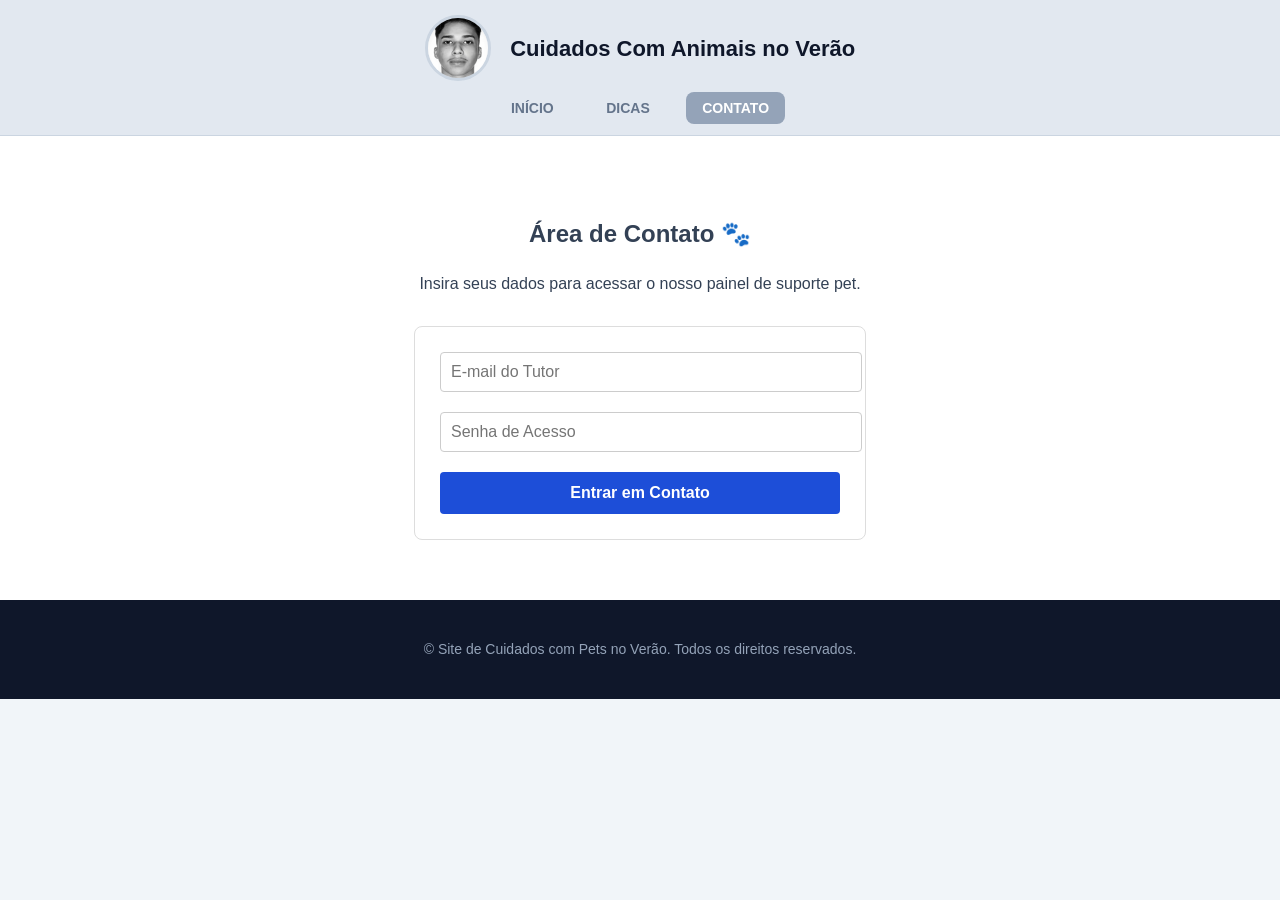
<file: Projeitos/Projeto 1/contato.html>
<!doctype html>
<html lang="pt-BR">

<head>
  <meta charset="utf-8">
  <meta name="viewport" content="width=device-width, initial-scale=1">
  <title>Contato - Cuidados Com Animais no Verão</title>
  <link rel="stylesheet" href="style.css">
  <link rel="icon" type="image/x-icon" href="cuidado.jpg">
  <style>
    .secao-contato {
      padding: 60px 20px;
      text-align: center;
      background-color: #ffffff;
    }

    .container-contato {
      max-width: 400px;
      margin: 30px auto 0 auto;
      padding: 25px;
      border: 1px solid #ddd;
      border-radius: 8px;
      text-align: left;
    }

    .campo {
      margin-bottom: 20px;
    }

    .campo input {
      width: 100%;
      padding: 10px;
      border: 1px solid #ccc;
      border-radius: 4px;
      font-size: 1rem;
    }

    .btn-enviar {
      width: 100%;
      background-color: #1d4ed8;
      color: white;
      border: none;
      padding: 12px;
      border-radius: 4px;
      font-size: 1rem;
      font-weight: bold;
      cursor: pointer;
    }
  </style>
</head>

<body>

  <header>
    <div class="header-brand">
      <div class="logo-container">
        <img src="wapps.jpg" alt="Logo">
      </div>
      <h1>Cuidados Com Animais no Verão</h1>
    </div>
    <nav class="header-nav">
      <ul>
        <li><a href="Projeto1.html" class="nav-link">INÍCIO</a></li>
        <li><a href="#pagina2" class="nav-link">DICAS</a></li>
        <li><a href="contato.html" class="nav-link active">CONTATO</a></li>

      </ul>
    </nav>
  </header>

  <main>
    <section class="secao-contato">
      <h2>Área de Contato 🐾</h2>
      <p>Insira seus dados para acessar o nosso painel de suporte pet.</p>

      <div class="container-contato">
        <form >
          <div class="campo">
            <input type="email" id="email" placeholder="E-mail do Tutor" required>
          </div>

          <div class="campo">
            <input type="password" id="password" placeholder="Senha de Acesso" required>
          </div>

          <button type="submit" class="btn-enviar">Entrar em Contato</button>
        </form>
      </div>
    </section>
  </main>

  <footer>
    <p>&copy; Site de Cuidados com Pets no Verão. Todos os direitos reservados.</p>
  </footer>

</body>

</html>
</file>
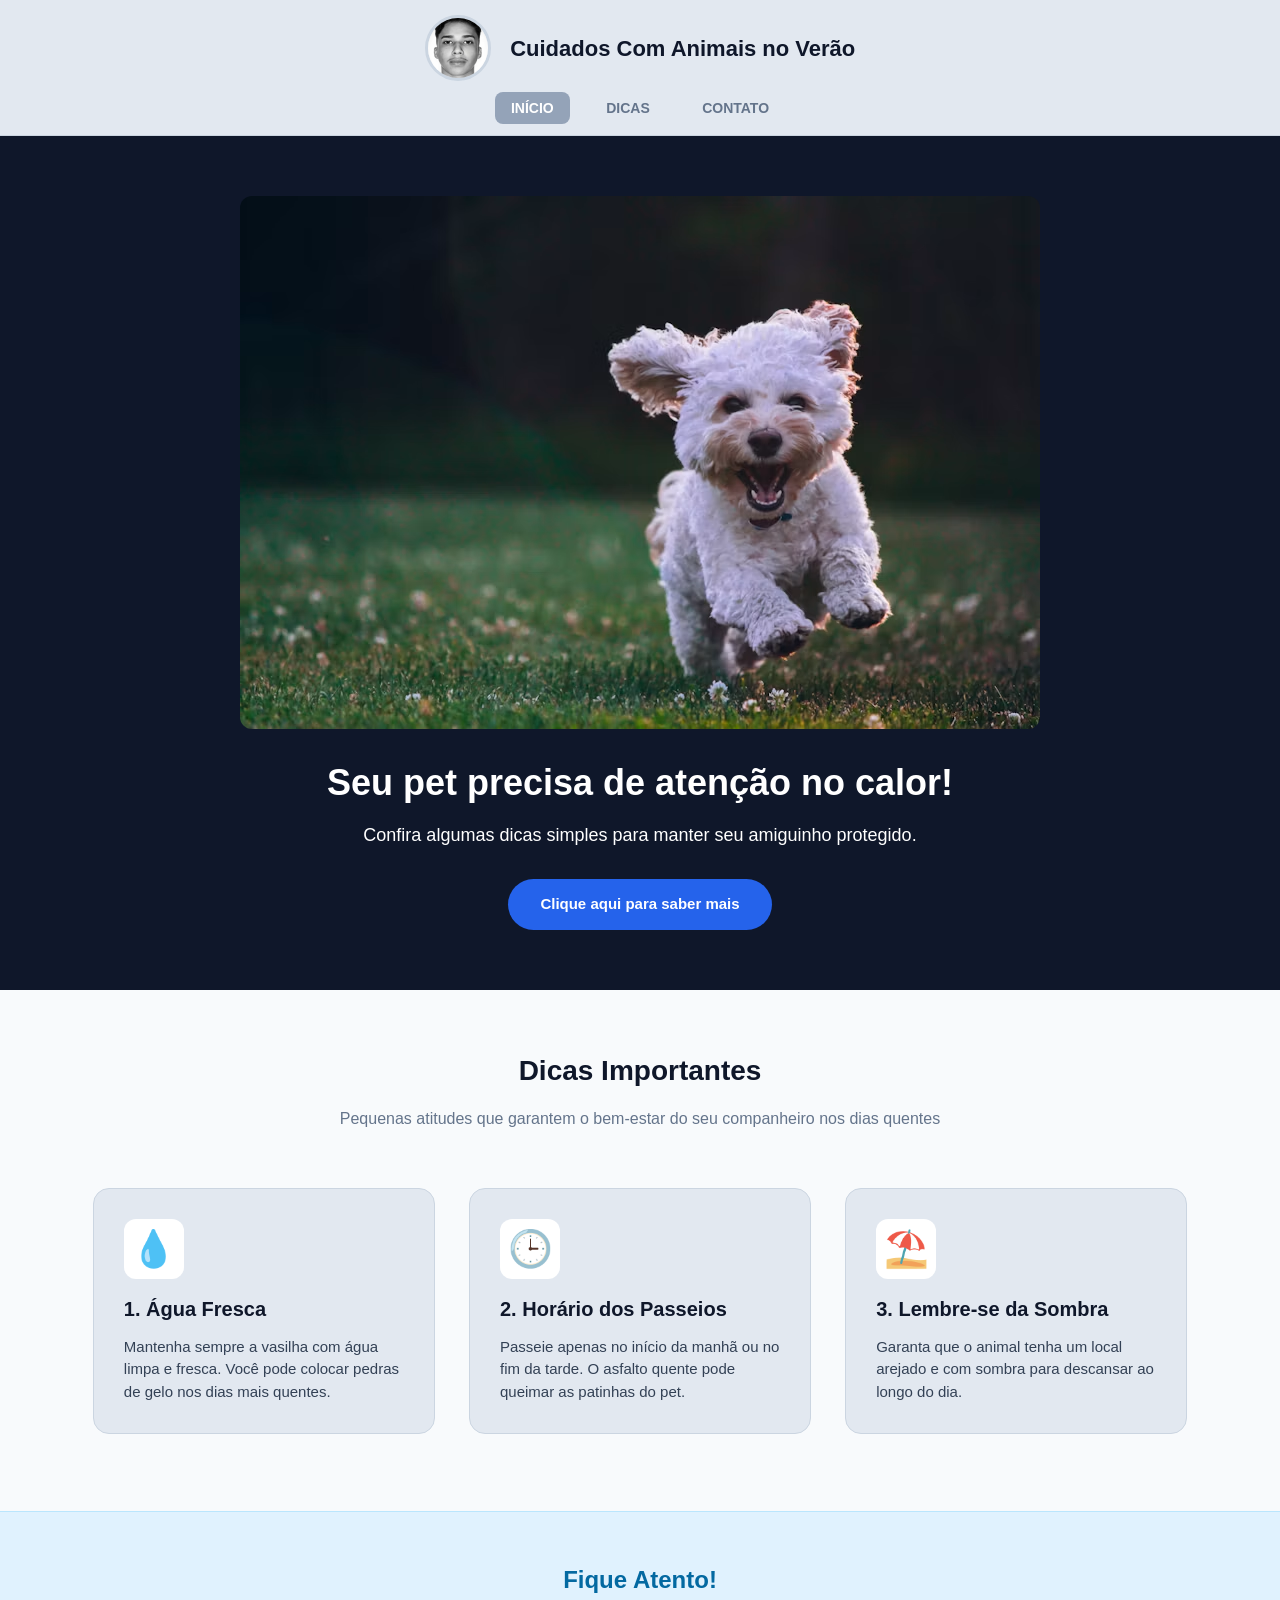
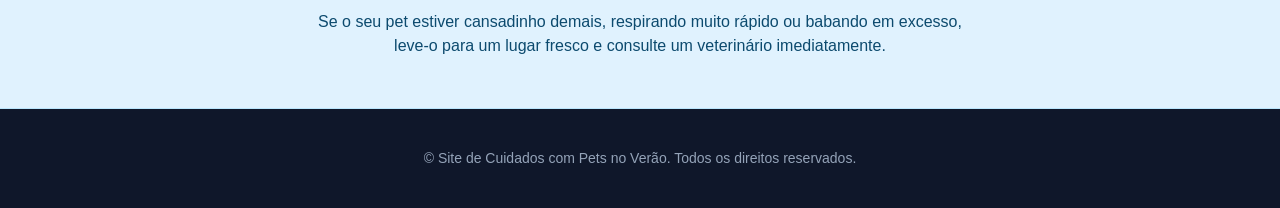
<file: Projeitos/Projeto 1/Projeto1.html>
<!doctype html>
<html lang="pt-BR">

<head>
    <meta charset="utf-8">
    <meta name="viewport" content="width=device-width, initial-scale=1">
    <title>Cuidados Com Animais no Verão</title>
    <link rel="stylesheet" href="style.css">
     <link rel="icon" type="image/x-icon" href="cuidado.jpg">
</head>

<body>

    <header>
        <div class="header-brand">
            <div class="logo-container">
                <img src="wapps.jpg" alt="Logo">
            </div>
            <h1>Cuidados Com Animais no Verão</h1>
        </div>
        <nav class="header-nav">
            <ul>
                <li><a href="#" class="nav-link active">INÍCIO</a></li>
                <li><a href="#pagina2" class="nav-link">DICAS</a></li>
                <li><a href="contato.html" class="nav-link">CONTATO</a></li>

            </ul>
        </nav>
    </header>

    <main>
        <section class="banner">
            <img class="banner-img" src="dog.jpg" alt="Cachorro se refrescando">
            <h2>Seu pet precisa de atenção no calor!</h2>
            <p>Confira algumas dicas simples para manter seu amiguinho protegido.</p>
            <a href="#pagina2" class="btn-saiba-mais">Clique aqui para saber mais</a>
        </section>

        <section id="pagina2" class="secao-dicas">
            <h2>Dicas Importantes</h2>
            <p class="subtitulo-dicas">Pequenas atitudes que garantem o bem-estar do seu companheiro nos dias quentes
            </p>

            <div class="container-dicas">
                <div class="dica">
                    <div class="dica-icon">💧</div>
                    <h3>1. Água Fresca</h3>
                    <p>Mantenha sempre a vasilha com água limpa e fresca. Você pode colocar pedras de gelo nos dias mais
                        quentes.</p>
                </div>
                <div class="dica">
                    <div class="dica-icon">🕒</div>
                    <h3>2. Horário dos Passeios</h3>
                    <p>Passeie apenas no início da manhã ou no fim da tarde. O asfalto quente pode queimar as patinhas
                        do pet.</p>
                </div>
                <div class="dica">
                    <div class="dica-icon">⛱️</div>
                    <h3>3. Lembre-se da Sombra</h3>
                    <p>Garanta que o animal tenha um local arejado e com sombra para descansar ao longo do dia.</p>
                </div>
            </div>
        </section>

        <section class="secao-alerta">
            <h2>Fique Atento!</h2>
            <p>Se o seu pet estiver cansadinho demais, respirando muito rápido ou babando em excesso, leve-o para um
                lugar fresco e consulte um veterinário imediatamente.</p>
        </section>
    </main>

    <footer>
        <p>&copy; Site de Cuidados com Pets no Verão. Todos os direitos reservados.</p>
    </footer>

</body>

</html>
</file>
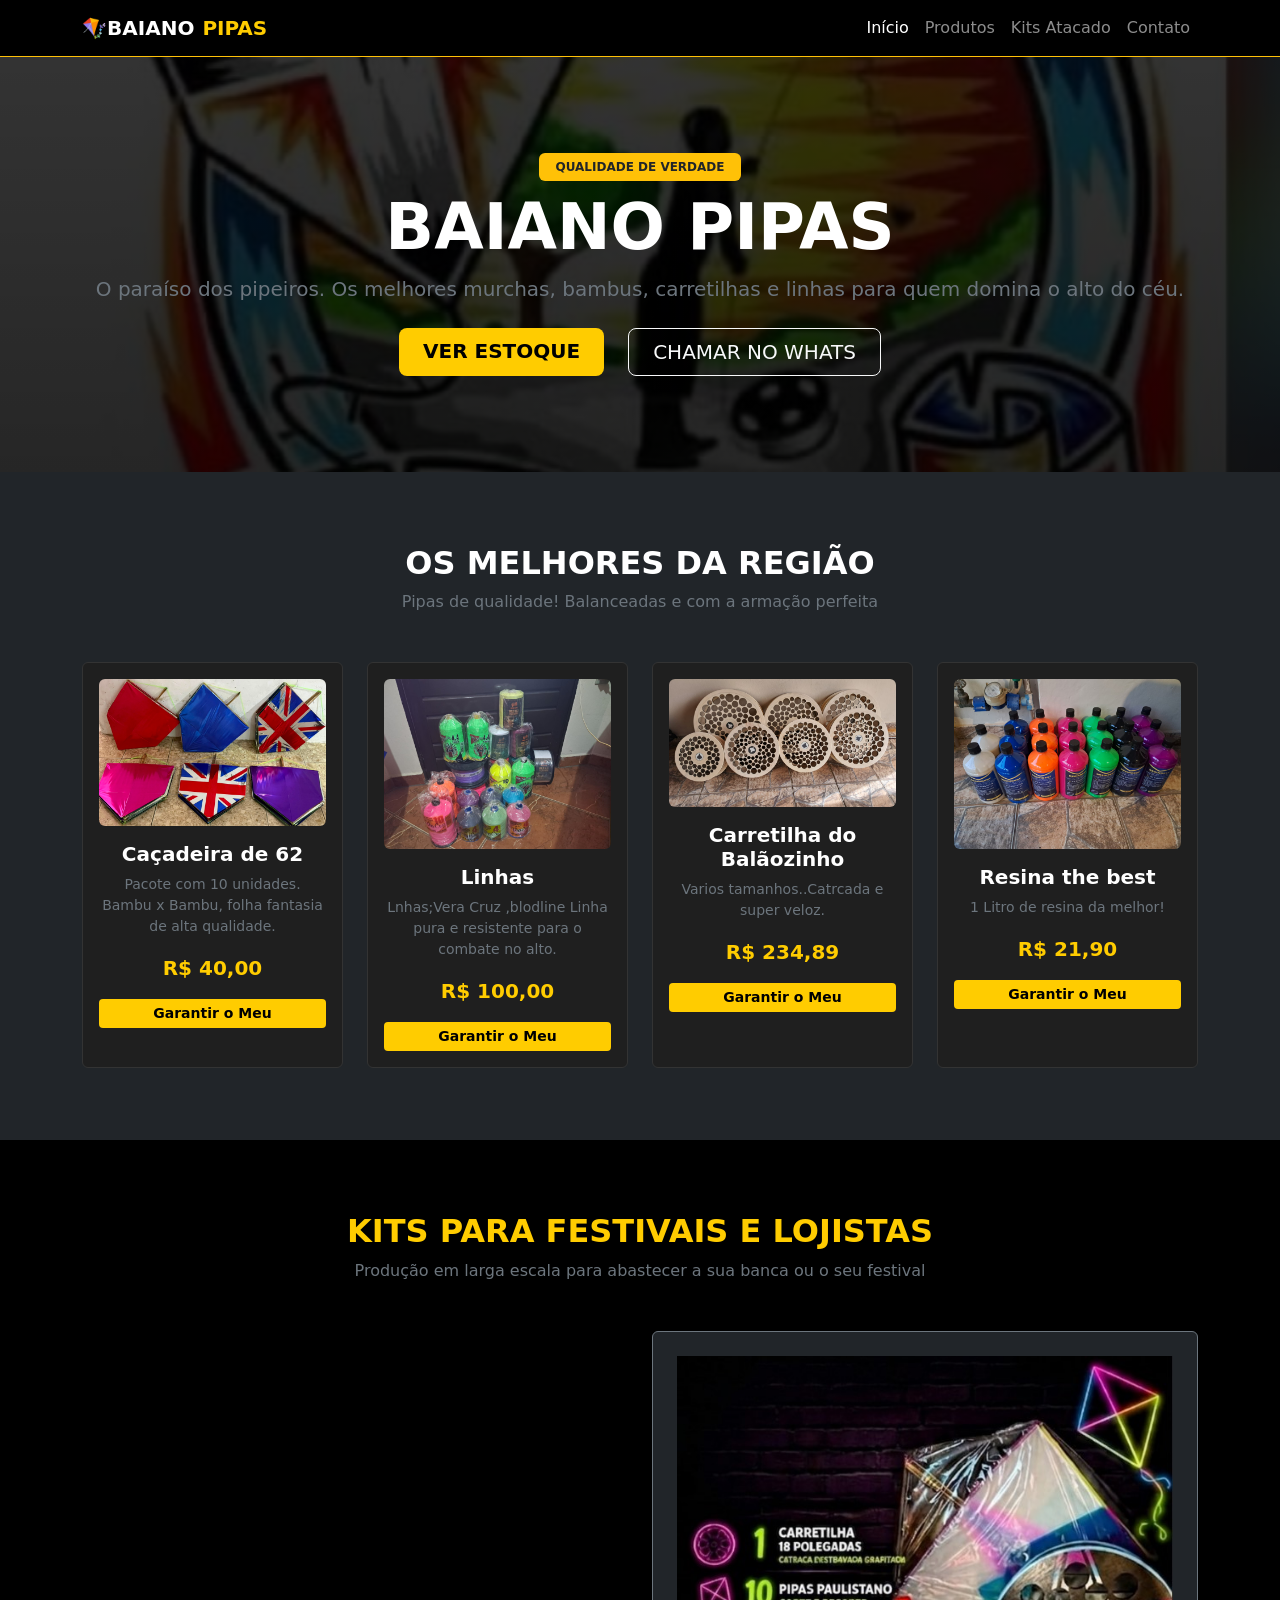
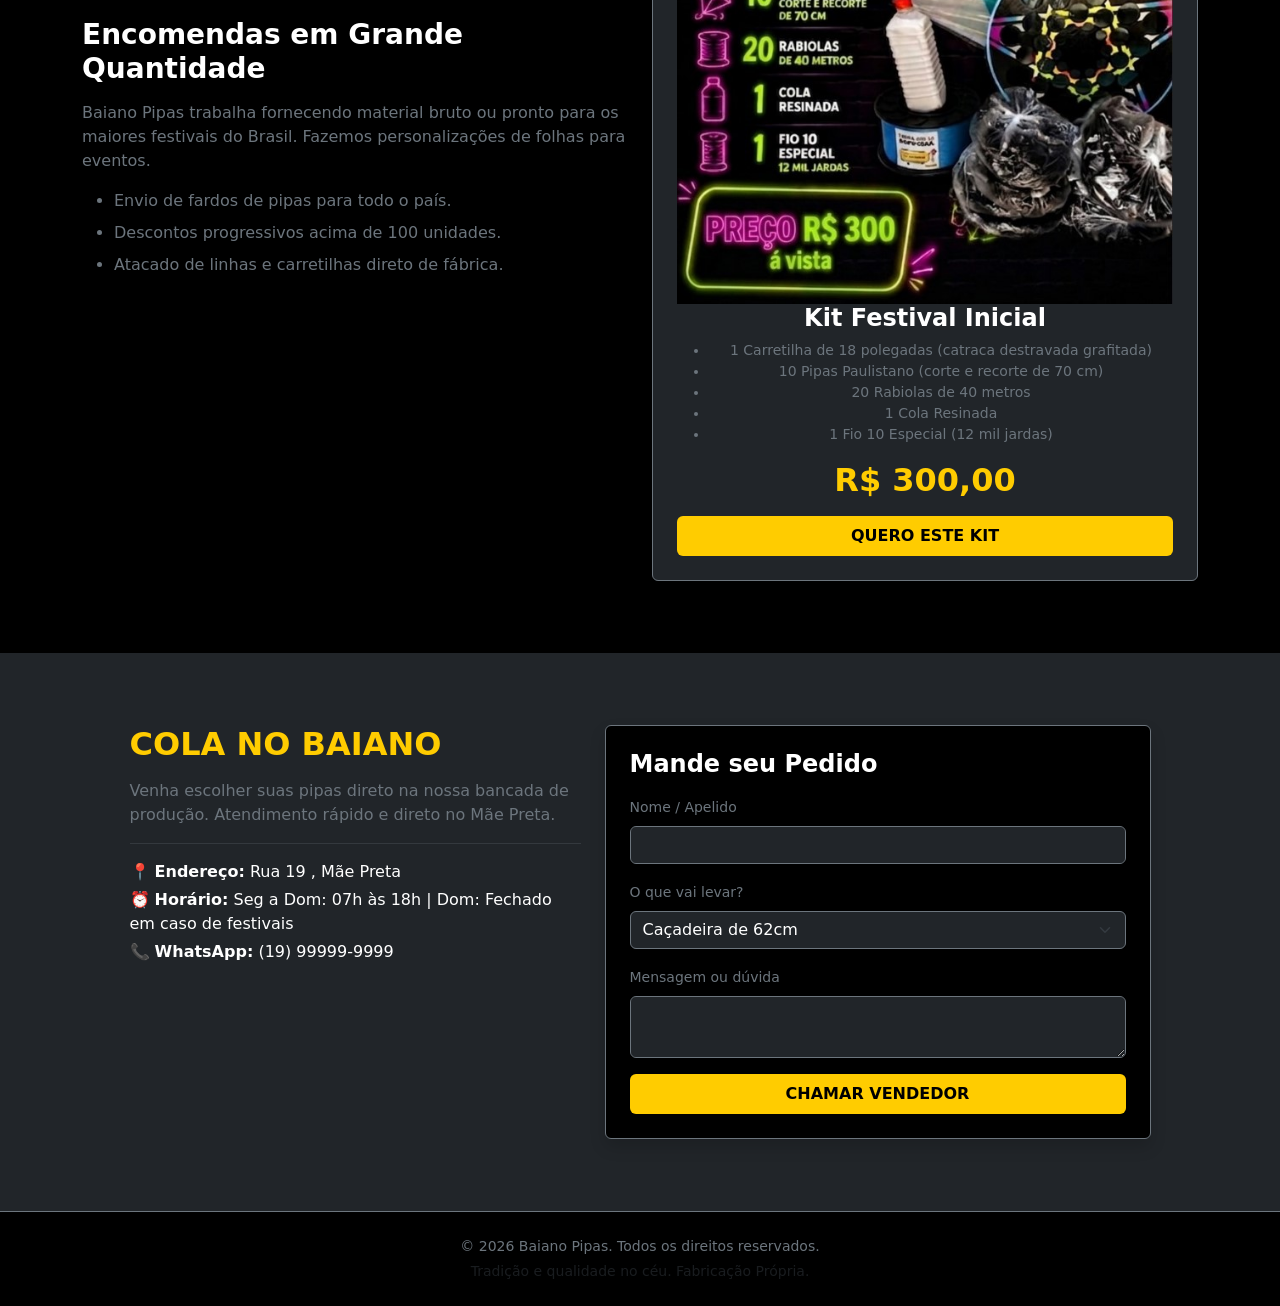
<file: Projeitos/Projeto 2/projeto2.html>
<!DOCTYPE html>
<html lang="pt-br">

<head>
    <meta charset="UTF-8">
    <meta name="viewport" content="width=device-width, initial-scale=1.0">
    <title>Baiano Pipas - A Maior Loja de Pipas e Linhas</title>
    <link href="https://cdn.jsdelivr.net/npm/bootstrap@5.3.3/dist/css/bootstrap.min.css" rel="stylesheet">
    <link rel="icon" type="image/x-icon" href="baianopipas.jpg">
    <style>
        html {
            scroll-behavior: smooth;
        }

        .text-amarelo {
            color: #ffcc00;
        }

        .btn-amarelo {
            background-color: #ffcc00;
            color: #000;
            font-weight: bold;
            border: none;
        }

        .btn-amarelo:hover {
            background-color: #e6b800;
            color: #000;
        }

        .card-pipa {
            background-color: #1f1f1f;
            border: 1px solid #333;
            transition: all 0.3s ease;
        }

        .card-pipa:hover {
            transform: scale(1.03);
            border-color: #ffcc00;
        }

        .hero-pipa {
            background: linear-gradient(rgba(0, 0, 0, 0.8), rgba(0, 0, 0, 0.85)),
                url('./baianopipas.jpg') center/cover no-repeat;
        }
    </style>
</head>

<body class="bg-dark text-white">
    <nav class="navbar navbar-expand-lg navbar-dark bg-black sticky-top border-bottom border-warning">
        <div class="container">
            <a class="navbar-brand fw-bold text-uppercase d-flex align-items-center" href="#home">
                🪁Baiano <span class="text-amarelo ms-2">PIPAS</span>
            </a>
            <button class="navbar-toggler" type="button" data-bs-toggle="collapse" data-bs-target="#navbarNav"
                aria-controls="navbarNav" aria-expanded="false" aria-label="Toggle navigation">
                <span class="navbar-toggler-icon"></span>
            </button>
            <div class="collapse navbar-collapse justify-content-end" id="navbarNav">
                <ul class="navbar-nav">
                    <li class="nav-item"><a class="nav-link active" href="#home">Início</a></li>
                    <li class="nav-item"><a class="nav-link" href="#produtos">Produtos</a></li>
                    <li class="nav-item"><a class="nav-link" href="#servicos">Kits Atacado</a></li>
                    <li class="nav-item"><a class="nav-link" href="#contato">Contato</a></li>
                </ul>
            </div>
        </div>
    </nav>

    <header id="home" class="hero-pipa py-5 text-center position-relative">
        <div class="container py-5">
            <span class="badge bg-warning text-dark mb-2 text-uppercase fw-bold px-3 py-2">Qualidade de Verdade</span>
            <h1 class="display-3 fw-bold text-uppercase text-white">Baiano Pipas</h1>
            <p class="lead mb-4 fs-5 text-secondary">O paraíso dos pipeiros. Os melhores murchas, bambus, carretilhas e
                linhas para quem domina o alto do céu.</p>
            <div class="d-grid gap-2 d-sm-flex justify-content-sm-center">
                <a href="#produtos" class="btn btn-amarelo btn-lg px-4 me-sm-3 text-uppercase">Ver Estoque</a>
                <a href="#contato" class="btn btn-outline-light btn-lg px-4 text-uppercase">Chamar no Whats</a>
            </div>
        </div>
    </header>

    <section id="produtos" class="py-5 bg-dark">
        <div class="container py-4">
            <div class="text-center mb-5">
                <h2 class="fw-bold text-uppercase">Os Melhores da região </h2>
                <p class="text-secondary">Pipas de qualidade! Balanceadas e com a armação perfeita</p>
            </div>
            <div class="row g-4">
                <div class="col-md-3 col-sm-6">
                    <div class="card h-100 card-pipa text-white text-center">
                        <div class="p-3">
                            <img src="./pipa.jpg" class="card-img-top rounded bg-black" alt="Pipa Murcha">
                        </div>
                        <div class="card-body pt-0">
                            <h5 class="card-title fw-bold"> Caçadeira de 62 </h5>
                            <p class="card-text text-secondary small">Pacote com 10 unidades. Bambu x Bambu, folha
                                fantasia de alta qualidade.</p>
                            <span class="d-block fs-5 fw-bold text-amarelo mb-3">R$ 40,00</span>
                            <a href="#contato" class="btn btn-sm btn-amarelo w-100">Garantir o Meu</a>
                        </div>
                    </div>
                </div>
                <div class="col-md-3 col-sm-6">
                    <div class="card h-100 card-pipa text-white text-center">
                        <div class="p-3">
                            <img src="linha.jpg" class="card-img-top rounded bg-black" alt="Linha Pipa">
                        </div>
                        <div class="card-body pt-0">
                            <h5 class="card-title fw-bold">Linhas</h5>
                            <p class="card-text text-secondary small">Lnhas;Vera Cruz ,blodline Linha pura e resistente
                                para o combate no alto.</p>
                            <span class="d-block fs-5 fw-bold text-amarelo mb-3">R$ 100,00</span>
                            <a href="#contato" class="btn btn-sm btn-amarelo w-100">Garantir o Meu</a>
                        </div>
                    </div>
                </div>
                <div class="col-md-3 col-sm-6">
                    <div class="card h-100 card-pipa text-white text-center">
                        <div class="p-3">
                            <img src="./carretlha.jpg" class="card-img-top rounded bg-black" alt="Carretilha">
                        </div>
                        <div class="card-body pt-0">
                            <h5 class="card-title fw-bold">Carretilha do Balãozinho</h5>
                            <p class="card-text text-secondary small">Varios tamanhos..Catrcada e super veloz.</p>
                            <span class="d-block fs-5 fw-bold text-amarelo mb-3">R$ 234,89</span>
                            <a href="#contato" class="btn btn-sm btn-amarelo w-100">Garantir o Meu</a>
                        </div>
                    </div>
                </div>
                <div class="col-md-3 col-sm-6">
                    <div class="card h-100 card-pipa text-white text-center">
                        <div class="p-3">
                            <img src="./resinathebest.jpg" class="card-img-top rounded bg-black" alt="Rabiola">
                        </div>
                        <div class="card-body pt-0">
                            <h5 class="card-title fw-bold">Resina the best</h5>
                            <p class="card-text text-secondary small">1 Litro de resina da melhor!</p>
                            <span class="d-block fs-5 fw-bold text-amarelo mb-3">R$ 21,90</span>
                            <a href="#contato" class="btn btn-sm btn-amarelo w-100">Garantir o Meu</a>
                        </div>
                    </div>
                </div>
            </div>
        </div>
    </section>

    <section id="servicos" class="py-5 bg-black">
        <div class="container py-4">
            <div class="text-center mb-5">
                <h2 class="fw-bold text-uppercase text-amarelo">Kits para Festivais e Lojistas</h2>
                <p class="text-secondary">Produção em larga escala para abastecer a sua banca ou o seu festival</p>
            </div>
            <div class="row align-items-center g-4">
                <div class="col-md-6">
                    <h3 class="fw-bold mb-3">Encomendas em Grande Quantidade</h3>
                    <p class="text-secondary">Baiano Pipas trabalha fornecendo material bruto ou pronto para os maiores
                        festivais do Brasil. Fazemos personalizações de folhas para eventos.</p>
                    <ul class="text-secondary">
                        <li class="mb-2">Envio de fardos de pipas para todo o país.</li>
                        <li class="mb-2">Descontos progressivos acima de 100 unidades.</li>
                        <li class="mb-2">Atacado de linhas e carretilhas direto de fábrica.</li>
                    </ul>
                </div>
                <div class="col-md-6">
                    <div class="p-4 rounded border border-secondary bg-dark text-center">
                        <img src="./kit.jpg" alt="" class="img-fluid">
                        <h4 class="fw-bold text-white mb-2">Kit Festival Inicial</h4>
                        <ul class="text-secondary small">
                            <li>1 Carretilha de 18 polegadas (catraca destravada grafitada)</li>
                            <li>10 Pipas Paulistano (corte e recorte de 70 cm)</li>
                            <li>20 Rabiolas de 40 metros</li>
                            <li>1 Cola Resinada</li>
                            <li>1 Fio 10 Especial (12 mil jardas)</li>
                        </ul>
                        <h2 class="text-amarelo fw-bold mb-3">R$ 300,00</h2>
                        <a href="#contato" class="btn btn-amarelo w-100 text-uppercase py-2">Quero este Kit</a>
                    </div>
                </div>
            </div>
        </div>
    </section>

    <section id="contato" class="py-5 bg-dark">
        <div class="container py-4">
            <div class="row g-4 justify-content-center">
                <div class="col-md-5">
                    <h2 class="fw-bold text-uppercase mb-3 text-amarelo">Cola no baiano</h2>
                    <p class="text-secondary">Venha escolher suas pipas direto na nossa bancada de produção. Atendimento
                        rápido e direto no Mãe Preta.</p>
                    <hr class="border-secondary">
                    <p class="mb-1">📍 <strong>Endereço:</strong> Rua 19 , Mãe Preta</p>
                    <p class="mb-1">⏰ <strong>Horário:</strong> Seg a Dom: 07h às 18h | Dom: Fechado em caso de
                        festivais</p>
                    <p class="mb-1">📞 <strong>WhatsApp:</strong> (19) 99999-9999</p>
                </div>
                <div class="col-md-6">
                    <div class="bg-black p-4 rounded border border-secondary shadow">
                        <h4 class="fw-bold text-white mb-3">Mande seu Pedido</h4>
                        <form>
                            <div class="mb-3">
                                <label for="nome" class="form-label text-secondary small">Nome / Apelido</label>
                                <input type="text" class="form-control bg-dark text-white border-secondary" id="nome"
                                    required>
                            </div>
                            <div class="mb-3">
                                <label for="produtoSelect" class="form-label text-secondary small">O que vai
                                    levar?</label>
                                <select class="form-select bg-dark text-white border-secondary" id="produtoSelect">
                                    <option value="pipas">Caçadeira de 62cm</option>
                                    <option value="linhas">Linhas</option>
                                    <option value="carretilha">Carretilha do Balãozinho</option>
                                    <option value="kit">Kit Festival Completo</option>
                                </select>
                            </div>
                            <div class="mb-3">
                                <label for="msg" class="form-label text-secondary small">Mensagem ou dúvida</label>
                                <textarea class="form-control bg-dark text-white border-secondary" id="msg"
                                    rows="2"></textarea>
                            </div>
                            <button type="submit" class="btn btn-amarelo w-100 py-2 text-uppercase">Chamar
                                Vendedor</button>
                        </form>
                    </div>
                </div>
            </div>
        </div>
    </section>

    <footer class="bg-black text-secondary py-4 border-top border-secondary text-center small">
        <div class="container">
            <p class="mb-1">&copy; 2026 Baiano Pipas. Todos os direitos reservados.</p>
            <p class="mb-0 text-muted">Tradição e qualidade no céu. Fabricação Própria.</p>
        </div>
    </footer>

    <script src="https://cdn.jsdelivr.net/npm/bootstrap@5.3.3/dist/js/bootstrap.bundle.min.js"></script>
</body>

</html>
</file>
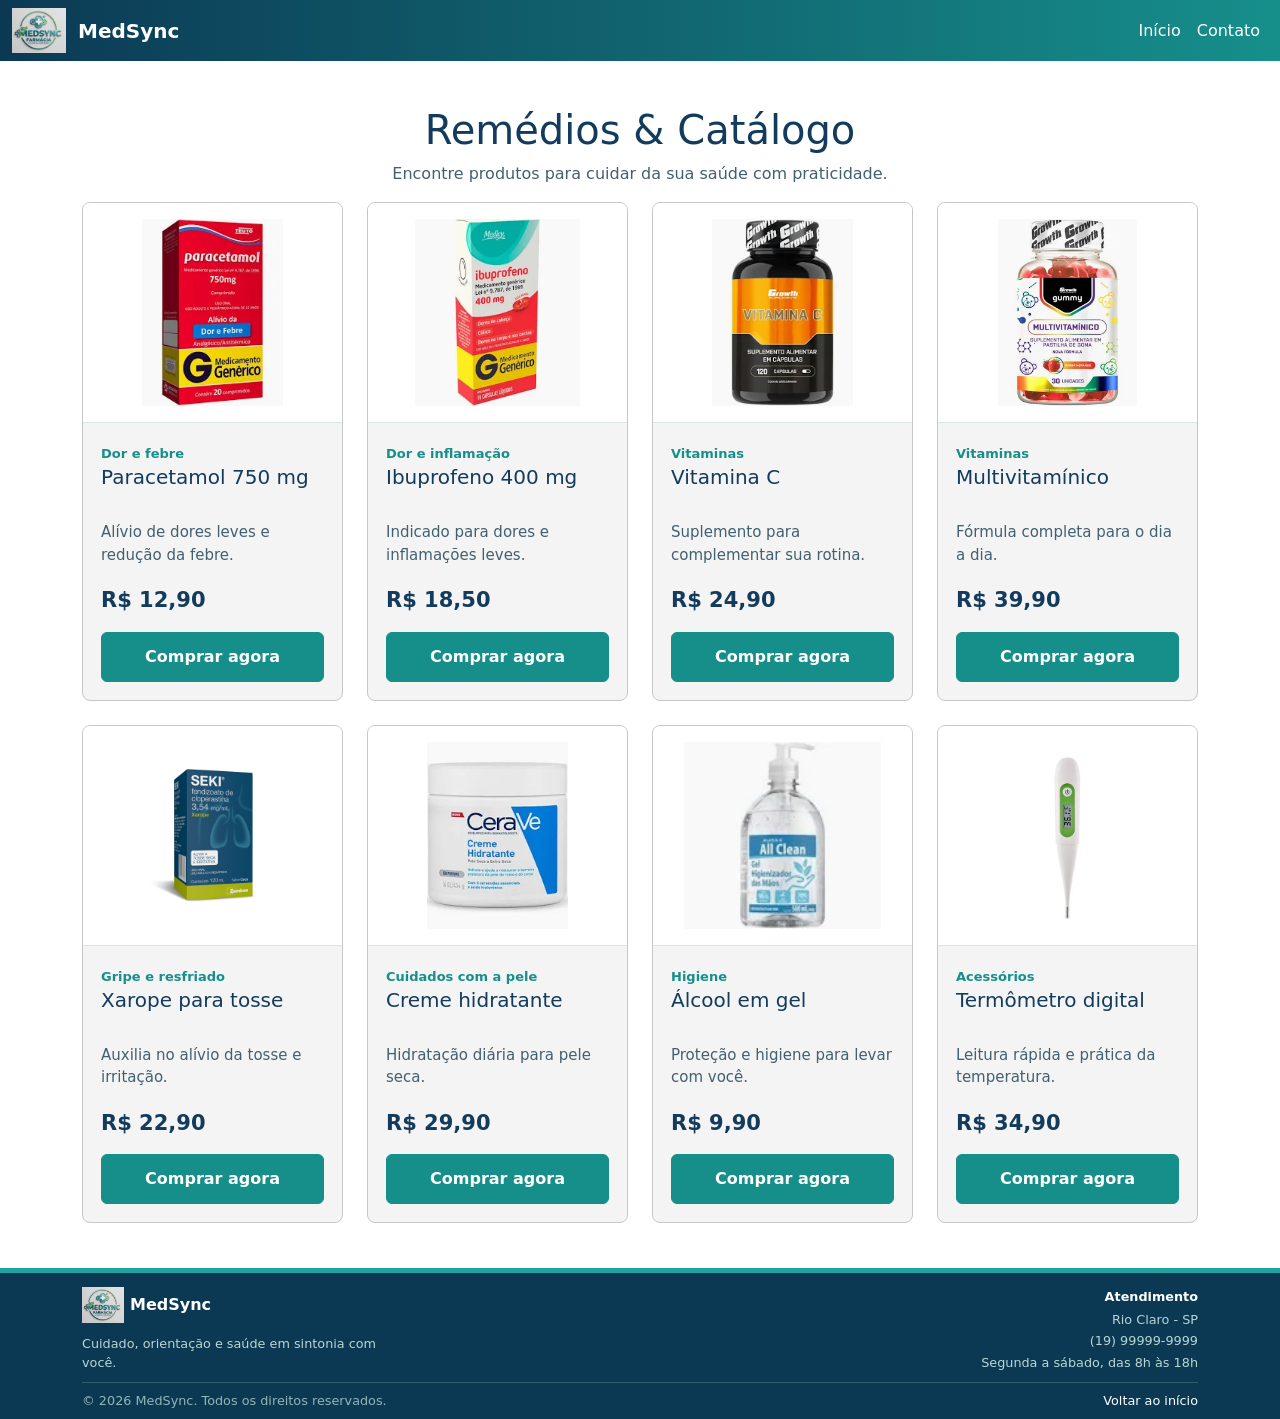
<file: Projeitos/Projeto 3/medicamentos.html>
<!DOCTYPE html>
<html lang="pt-BR">

<head>
    <meta charset="UTF-8">
    <meta name="viewport" content="width=device-width, initial-scale=1.0">
    <title>Medicamentos | MedSync</title>
    <link rel="stylesheet" href="style.css">
    <link rel="icon" type="image/x-icon" href="https://img.icons8.com/emoji/48/circled-m-emoji.png">
    <link href="https://cdn.jsdelivr.net/npm/bootstrap@5.3.8/dist/css/bootstrap.min.css" rel="stylesheet">
</head>

<body>
    <input class="modal-controle" type="checkbox" id="modalCompraToggle">
    <input class="menu-controle" type="checkbox" id="menuToggle">
    <nav class="navbar navbar-expand-lg">
        <div class="container-fluid">
            <img src="logo.png" alt="Logo MedSync" width="54" height="45">
            <a class="navbar-brand" href="./projeto3.html">MedSync</a>
            <label class="navbar-toggler" for="menuToggle" aria-label="Abrir menu">
                <span class="navbar-toggler-icon"></span>
            </label>
            <div class="collapse navbar-collapse justify-content-end" id="menu">
                <div class="navbar-nav">
                    <a class="nav-link" href="./projeto3.html">Início</a>
                    <a class="nav-link" href="./projeto3.html#faleconosco">Contato</a>
                </div>
            </div>
        </div>
    </nav>

    <main class="container catalogo">
        <h1>Remédios &amp; Catálogo</h1>
        <p class="intro">Encontre produtos para cuidar da sua saúde com praticidade.</p>

        <div class="row g-4">
            <div class="col-sm-6 col-lg-3">
                <article class="produto">
                    <img src="./download.jpng.webp" alt="Cartela de comprimidos">
                    <div class="produto-conteudo">
                        <span class="categoria">Dor e febre</span>
                        <h2>Paracetamol 750 mg</h2>
                        <p>Alívio de dores leves e redução da febre.</p>
                        <strong>R$ 12,90</strong>
                        <label class="btn btn-primary" for="modalCompraToggle">Comprar agora</label>
                    </div>
                </article>
            </div>

            <div class="col-sm-6 col-lg-3">
                <article class="produto">
                    <img src="./shopping.webp" alt="Cápsulas de medicamento">
                    <div class="produto-conteudo">
                        <span class="categoria">Dor e inflamação</span>
                        <h2>Ibuprofeno 400 mg</h2>
                        <p>Indicado para dores e inflamações leves.</p>
                        <strong>R$ 18,50</strong>
                        <label class="btn btn-primary" for="modalCompraToggle">Comprar agora</label>
                    </div>
                </article>
            </div>

            <div class="col-sm-6 col-lg-3">
                <article class="produto">
                    <img src="./download.webp" alt="Frasco de vitaminas">
                    <div class="produto-conteudo">
                        <span class="categoria">Vitaminas</span>
                        <h2>Vitamina C</h2>
                        <p>Suplemento para complementar sua rotina.</p>
                        <strong>R$ 24,90</strong>
                        <label class="btn btn-primary" for="modalCompraToggle">Comprar agora</label>
                    </div>
                </article>
            </div>

            <div class="col-sm-6 col-lg-3">
                <article class="produto">
                    <img src="./Multivitamínico.webp" alt="Frasco de suplemento">
                    <div class="produto-conteudo">
                        <span class="categoria">Vitaminas</span>
                        <h2>Multivitamínico</h2>
                        <p>Fórmula completa para o dia a dia.</p>
                        <strong>R$ 39,90</strong>
                        <label class="btn btn-primary" for="modalCompraToggle">Comprar agora</label>
                    </div>
                </article>
            </div>

            <div class="col-sm-6 col-lg-3">
                <article class="produto">
                    <img src="./285002-1200-900.png" alt="Frasco de xarope">
                    <div class="produto-conteudo">
                        <span class="categoria">Gripe e resfriado</span>
                        <h2>Xarope para tosse</h2>
                        <p>Auxilia no alívio da tosse e irritação.</p>
                        <strong>R$ 22,90</strong>
                        <label class="btn btn-primary" for="modalCompraToggle">Comprar agora</label>
                    </div>
                </article>
            </div>

            <div class="col-sm-6 col-lg-3">
                <article class="produto">
                    <img src="./creme).webp" alt="Creme dermatológico">
                    <div class="produto-conteudo">
                        <span class="categoria">Cuidados com a pele</span>
                        <h2>Creme hidratante</h2>
                        <p>Hidratação diária para pele seca.</p>
                        <strong>R$ 29,90</strong>
                        <label class="btn btn-primary" for="modalCompraToggle">Comprar agora</label>
                    </div>
                </article>
            </div>

            <div class="col-sm-6 col-lg-3">
                <article class="produto">
                    <img src="./alcon).webp" alt="Frasco de álcool em gel">
                    <div class="produto-conteudo">
                        <span class="categoria">Higiene</span>
                        <h2>Álcool em gel</h2>
                        <p>Proteção e higiene para levar com você.</p>
                        <strong>R$ 9,90</strong>
                        <label class="btn btn-primary" for="modalCompraToggle">Comprar agora</label>
                    </div>
                </article>
            </div>

            <div class="col-sm-6 col-lg-3">
                <article class="produto">
                    <img src="./temro).webp" alt="Termômetro digital">
                    <div class="produto-conteudo">
                        <span class="categoria">Acessórios</span>
                        <h2>Termômetro digital</h2>
                        <p>Leitura rápida e prática da temperatura.</p>
                        <strong>R$ 34,90</strong>
                        <label class="btn btn-primary" for="modalCompraToggle">Comprar agora</label>
                    </div>
                </article>
            </div>
        </div>
    </main>
        <footer class="rodape">
        <div class="container">
            <div class="rodape-conteudo">
                <div>
                    <a class="rodape-marca" href="#inicio">
                        <img src="logo.png" alt="Logo MedSync" width="42" height="36">
                        <span>MedSync</span>
                    </a>
                    <p>Cuidado, orientação e saúde em sintonia com você.</p>
                </div>
                <div class="rodape-info">
                    <strong>Atendimento</strong>
                    <span>Rio Claro - SP</span>
                    <span>(19) 99999-9999</span>
                    <span>Segunda a sábado, das 8h às 18h</span>
                </div>
            </div>
            <div class="rodape-final">
                <span>&copy; 2026 MedSync. Todos os direitos reservados.</span>
                <a href="#inicio">Voltar ao início</a>
            </div>
        </div>
    </footer>


    <div class="modal-compra" id="modalCompra" role="dialog" aria-labelledby="modalCompraTitulo">
        <label class="modal-fundo" for="modalCompraToggle" aria-label="Fechar modal"></label>
        <div class="modal-dialog">
            <div class="modal-content">
                <div class="modal-header">
                    <h2 class="modal-title fs-5" id="modalCompraTitulo">Finalizar compra</h2>
                    <label class="btn-close" for="modalCompraToggle" aria-label="Fechar"></label>
                </div>
                <form id="formCompra">
                    <div class="modal-body">
                        <p class="mb-3 text-secondary">Escolha o produto e informe seus dados para solicitar a compra.</p>

                        <label class="form-label" for="produtoCompra">Produto</label>
                        <select class="form-select" id="produtoCompra" required>
                            <option value="">Selecione um produto</option>
                            <option>Paracetamol 750 mg - R$ 12,90</option>
                            <option>Ibuprofeno 400 mg - R$ 18,50</option>
                            <option>Vitamina C - R$ 24,90</option>
                            <option>Multivitamínico - R$ 39,90</option>
                            <option>Xarope para tosse - R$ 22,90</option>
                            <option>Creme hidratante - R$ 29,90</option>
                            <option>Álcool em gel - R$ 9,90</option>
                            <option>Termômetro digital - R$ 34,90</option>
                        </select>

                        <div class="row g-3 mt-1">
                            <div class="col-4">
                                <label class="form-label" for="quantidade">Quantidade</label>
                                <input class="form-control" id="quantidade" type="number" min="1" value="1" required>
                            </div>
                            <div class="col-8">
                                <label class="form-label" for="telefoneCliente">Telefone</label>
                                <input class="form-control" id="telefoneCliente" type="tel" autocomplete="tel" required>
                            </div>
                        </div>

                        <label class="form-label mt-3" for="nomeCliente">Nome completo</label>
                        <input class="form-control" id="nomeCliente" type="text" autocomplete="name" required>

                        <label class="form-label mt-3" for="emailCliente">E-mail</label>
                        <input class="form-control" id="emailCliente" type="email" autocomplete="email" required>

                        <label class="form-label mt-3" for="pagamento">Forma de pagamento</label>
                        <select class="form-select" id="pagamento" required>
                            <option value="">Selecione uma opção</option>
                            <option>Pix</option>
                            <option>Cartão de crédito</option>
                            <option>Cartão de débito</option>
                        </select>
                    </div>
                    <div class="modal-footer">
                        <label class="btn btn-secondary" for="modalCompraToggle">Cancelar</label>
                        <button type="submit" class="btn btn-primary">Confirmar compra</button>
                    </div>
                </form>
            </div>
        </div>
    </div>

</body>

</html>
</file>
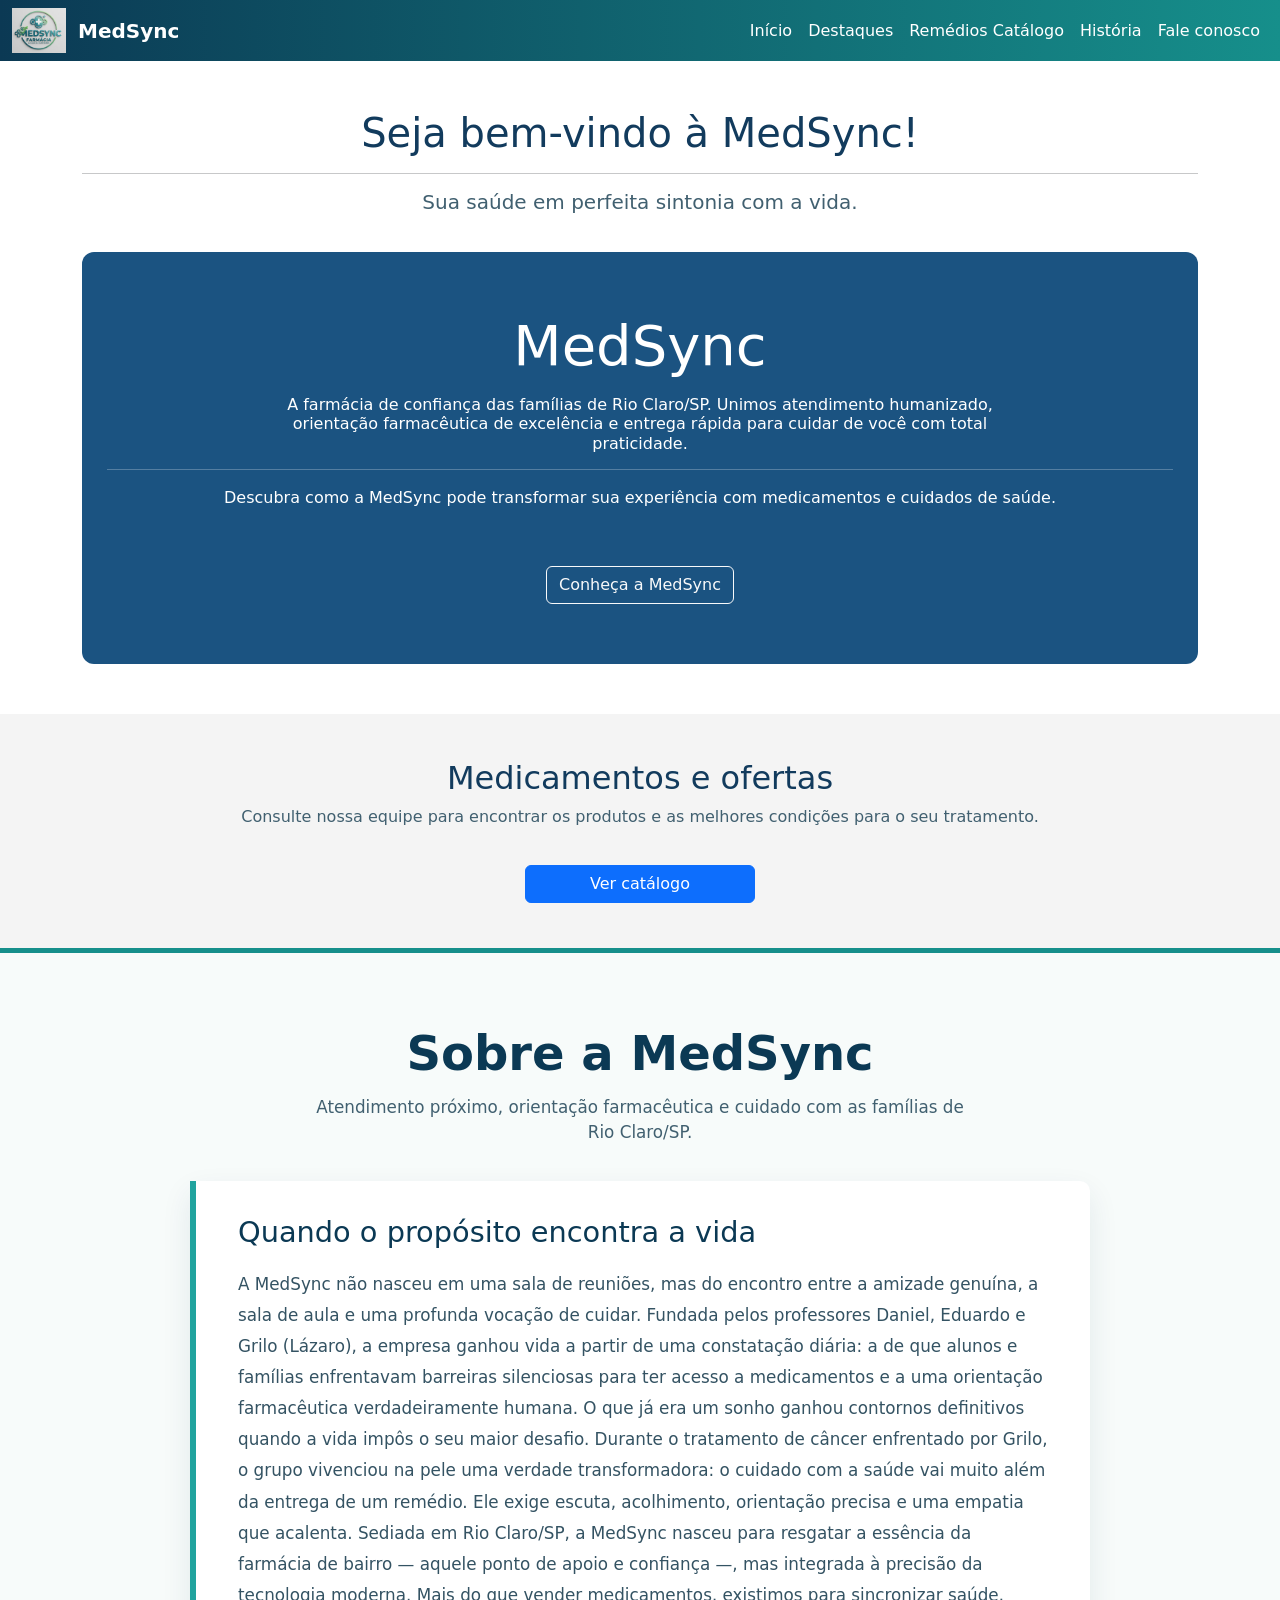
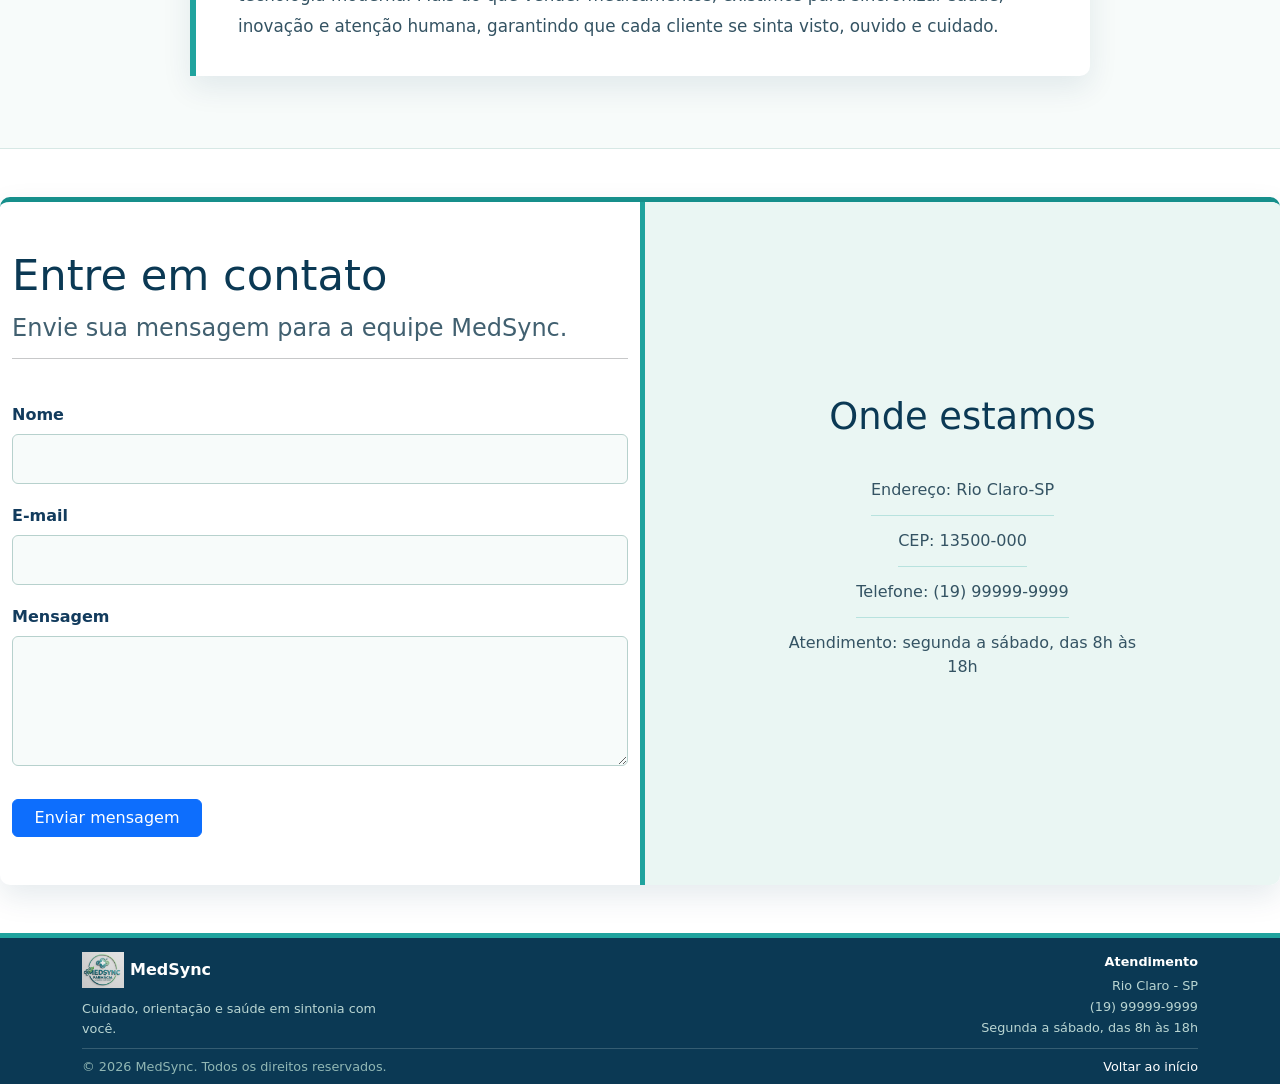
<file: Projeitos/Projeto 3/projeto3.html>
<!DOCTYPE html>
<html lang="pt-BR">

<head>
    <meta charset="UTF-8">
    <meta name="viewport" content="width=device-width, initial-scale=1.0">
    <title>MedSync</title>
    <link rel="stylesheet" href="style.css">
    <link rel="icon" type="image/x-icon" href="https://img.icons8.com/emoji/48/circled-m-emoji.png">
    <link href="https://cdn.jsdelivr.net/npm/bootstrap@5.3.8/dist/css/bootstrap.min.css" rel="stylesheet"
        integrity="sha384-sRIl4kxILFvY47J16cr9ZwB07vP4J8+LH7qKQnuqkuIAvNWLzeN8tE5YBujZqJLB" crossorigin="anonymous">
</head>


<body>
    <nav class="navbar navbar-expand-lg bg-body-tertiary">
        <div class="container-fluid">
            <img src="logo.png" alt="Logo" width="54" height="45" class="d-inline-block align-text-top">
            <a class="navbar-brand" href="#inicio">MedSync</a>

            <button class="navbar-toggler" type="button" data-bs-toggle="collapse" data-bs-target="#navbarNavAltMarkup"
                aria-controls="navbarNavAltMarkup" aria-expanded="false" aria-label="Toggle navigation">
                <span class="navbar-toggler-icon"></span>
            </button>
            <div class="collapse navbar-collapse justify-content-end" id="navbarNavAltMarkup">
                <div class="navbar-nav">
                    <a class="nav-link active" aria-current="page" href="#inicio">Início</a>
                    <a class="nav-link" href="#destaques">Destaques</a>
                    <a class="nav-link" href="./medicamentos.html">Remédios Catálogo</a>
                    <a class="nav-link" href="#sobre">História</a>
                    <a class="nav-link" href="#faleconosco">Fale conosco</a>
                </div>
            </div>
        </div>
    </nav>
    <main id="inicio" class="container mt-5">
        <h1>Seja bem-vindo à MedSync!</h1>
        <hr>
        <h5 class="intro">Sua saúde em perfeita sintonia com a vida.</h5>

        <div class="row">
            <div class="col-md-12">
                <section id="destaques" class="banner" aria-labelledby="title">
                    <h2 id="title">MedSync</h2>
                    <div class="slogan"></div>
                    <h6 class="description">
                        A farmácia de confiança das famílias de Rio Claro/SP. Unimos atendimento humanizado, orientação
                        farmacêutica de excelência e entrega rápida para cuidar de você com total praticidade.
                    </h6>
                    <hr>
                    <p><span class="description">
                            Descubra como a MedSync pode transformar sua experiência com medicamentos e cuidados de
                            saúde.
                        </span></p>
                           <br>
                    <p><span class="description">
                    <div class="button-group">
                        <a href="#sobre" class="btn btn-outline-light">Conheça a MedSync</a>
                    </div>
                </section>
            </div>
        </div>
    </main>
    <section id="catalogo" class="info-section">
        <div class="container">
            <h2>Medicamentos e ofertas</h2>
            <p>Consulte nossa equipe para encontrar os produtos e as melhores condições para o seu tratamento.</p>
        </div>
        <div  class="botao-catalogo">
            <a class="btn btn-primary section-button" href="./medicamentos.html">Ver catálogo</a>
        </div>
    </section>

    <section id="sobre" class="info-section sobre-section">
        <div class="container">
            <h2>Sobre a MedSync</h2>
            <p>Atendimento próximo, orientação farmacêutica e cuidado com as famílias de Rio Claro/SP.</p>
            <div class="sobre-text">
                <h3>Quando o propósito encontra a vida</h3>

                <p>A MedSync não nasceu em uma sala de reuniões, mas do encontro entre a amizade genuína, a sala de aula
                    e uma profunda vocação de cuidar. Fundada pelos professores Daniel, Eduardo e Grilo (Lázaro), a
                    empresa ganhou vida a partir de uma constatação diária: a de que alunos e
                    famílias enfrentavam barreiras silenciosas para ter acesso a medicamentos e a uma orientação
                    farmacêutica verdadeiramente humana.
                    O que já era um sonho ganhou contornos definitivos quando a vida impôs o seu maior desafio. Durante
                    o tratamento de câncer enfrentado por Grilo, o grupo vivenciou na pele uma verdade transformadora:
                    o cuidado com a saúde vai muito além da entrega de um remédio.
                    Ele exige escuta, acolhimento, orientação precisa e uma empatia que acalenta.
                    Sediada em Rio Claro/SP, a MedSync nasceu para resgatar a essência da farmácia de bairro — aquele
                    ponto de apoio e confiança —, mas integrada à precisão da tecnologia moderna. Mais do que
                    vender medicamentos, existimos para sincronizar saúde, inovação e atenção humana, garantindo que
                    cada cliente se sinta visto, ouvido e cuidado.</p>
            </div>
        </div>
    </section>
    <section id="faleconosco" class="contato-area">
        <div class="row">
            <div class="col-md-6 contato">
                <h1>Entre em contato</h1>
                <h4 class="intro">Envie sua mensagem para a equipe MedSync.</h4>
                <hr>

                <form class="contato-form">
                    <label for="nome">Nome</label>
                    <input type="text" id="nome" name="nome" required>

                    <label for="email">E-mail</label>
                    <input type="email" id="email" name="email" required>

                    <label for="mensagem">Mensagem</label>
                    <textarea id="mensagem" name="mensagem" rows="4" required></textarea>

                    <button class="btn btn-primary section-button" type="submit">Enviar mensagem</button>
                </form>
            </div>

            <div class="col-md-6 localizacao" id="localizacao">
                <h2>Onde estamos</h2>
                <p>Endereço: Rio Claro-SP</p>
                <p>CEP: 13500-000</p>
                <p>Telefone: (19) 99999-9999</p>
                <p>Atendimento: segunda a sábado, das 8h às 18h</p>
            </div>
        </div>
    </section>

    <footer class="rodape">
        <div class="container">
            <div class="rodape-conteudo">
                <div>
                    <a class="rodape-marca" href="#inicio">
                        <img src="logo.png" alt="Logo MedSync" width="42" height="36">
                        <span>MedSync</span>
                    </a>
                    <p>Cuidado, orientação e saúde em sintonia com você.</p>
                </div>
                <div class="rodape-info">
                    <strong>Atendimento</strong>
                    <span>Rio Claro - SP</span>
                    <span>(19) 99999-9999</span>
                    <span>Segunda a sábado, das 8h às 18h</span>
                </div>
            </div>
            <div class="rodape-final">
                <span>&copy; 2026 MedSync. Todos os direitos reservados.</span>
                <a href="#inicio">Voltar ao início</a>
            </div>
        </div>
    </footer>

    <script src="https://cdn.jsdelivr.net/npm/bootstrap@5.3.8/dist/js/bootstrap.bundle.min.js"
        integrity="sha384-FKyoEForCGlyvwx9Hj09JcYn3nv7wiPVlz7YYwJrWVcXK/BmnVDxM+D2scQbITxI"
        crossorigin="anonymous"></script>
</body>

</html>
</file>
<file: Projeitos/Projeto 1/style.css>
body {
    font-family: sans-serif;
    margin: 0;
    padding: 0;
    background-color: #f1f5f9;
    color: #334155;
    line-height: 1.5;
}

header {
    background-color: #e2e8f0;
    padding: 15px 5%;
    border-bottom: 1px solid #cbd5e1;
    text-align: center;
}

.header-brand {
    display: inline-block;
    vertical-align: middle;
}

.logo-container {
    width: 60px;
    height: 60px;
    border-radius: 50%;
    border: 3px solid #cbd5e1;
    display: inline-block;
    vertical-align: middle;
    margin-right: 15px;
    overflow: hidden;
}

.logo-container img {
    width: 100%;
    height: 100%;
    object-fit: cover;
}

header h1 {
    font-size: 22px;
    color: #0f172a;
    margin: 0;
    font-weight: bold;
    display: inline-block;
    vertical-align: middle;
}

.header-nav {
    display: block;
    margin-top: 15px;
}

.header-nav ul {
    list-style: none;
    margin: 0;
    padding: 0;
}

.header-nav li {
    display: inline-block;
    margin: 0 8px;
}

.nav-link {
    text-decoration: none;
    color: #64748b;
    font-weight: bold;
    font-size: 14px;
    padding: 8px 16px;
    border-radius: 8px;
}

.nav-link:hover {
    background-color: #cbd5e1;
    color: #0f172a;
}

.nav-link.active {
    background-color: #94a3b8;
    color: #ffffff;
}

.banner {
    background-color: #0f172a;
    color: #ffffff;
    text-align: center;
    padding: 60px 20px;
}

.banner-img {
    width: 100%;
    max-width: 800px;
    height: auto;
    border-radius: 12px;
    margin-bottom: 20px;
}

.banner h2 {
    font-size: 36px;
    margin-top: 0;
    margin-bottom: 12px;
    font-weight: bold;
}

.banner p {
    font-size: 18px;
    margin-top: 0;
    margin-bottom: 30px;
}


.btn-saiba-mais {
    display: inline-block;
    padding: 14px 32px;
    background-color: #2563eb;
    color: #ffffff;
    text-decoration: none;
    font-weight: bold;
    font-size: 15px;
    border-radius: 50px;
}

.btn-saiba-mais:hover {
    background-color: #1d4ed8;
}

.secao-dicas {
    padding: 60px 5%;
    text-align: center;
    background-color: #f8fafc;
}

.secao-dicas h2 {
    font-size: 28px;
    margin-top: 0;
    margin-bottom: 15px;
    color: #0f172a;
}

.subtitulo-dicas {
    color: #64748b;
    margin-bottom: 40px;
    font-size: 16px;
    margin-top: 0;
}

.container-dicas {
    max-width: 1140px;
    margin: 0 auto;
    text-align: center;
    font-size: 0;
}

.dica {
    background-color: #e2e8f0;
    padding: 30px;
    border-radius: 16px;
    border: 1px solid #cbd5e1;
    display: inline-block;
    width: 30%;
    margin: 1.5%;
    vertical-align: top;
    text-align: left;
    box-sizing: border-box;
}

.dica:hover {
    background-color: #cbd5e1;
    border-color: #94a3b8;
}

.dica-icon {
    font-size: 36px;
    margin-bottom: 15px;
    background-color: #ffffff;
    width: 60px;
    height: 60px;
    line-height: 60px;
    text-align: center;
    border-radius: 12px;
}

.dica h3 {
    font-size: 20px;
    margin-top: 0;
    margin-bottom: 12px;
    color: #0f172a;
}

.dica p {
    font-size: 15px;
    color: #334155;
    margin: 0;
}


.secao-alerta {
    background-color: #e0f2fe;
    padding: 50px 20px;
    text-align: center;
    border-top: 1px solid #bae6fd;
    border-bottom: 1px solid #bae6fd;
}

.secao-alerta h2 {
    color: #0369a1;
    font-size: 24px;
    margin-top: 0;
    margin-bottom: 12px;
}

.secao-alerta p {
    max-width: 650px;
    margin: 0 auto;
    font-size: 16px;
    color: #0c4a6e;
}

footer {
    background-color: #0f172a;
    color: #94a3b8;
    text-align: center;
    padding: 25px;
    font-size: 14px;
}

@media (max-width: 768px) {
    .logo-container {
        margin-right: 0;
        display: block;
        margin: 0 auto 10px auto;
    }

    .dica {
        display: block;
        width: 95%;
        margin: 15px auto;
    }
}
</file>
<file: Projeitos/Projeto 3/style.css>
* {
    margin-top: 0;
    padding: 0;

}

body {
    margin: 0;
    font-family: Arial, sans-serif;
    background: #868484;
    color: #173042;
}

.navbar {
    background: linear-gradient(to right, #0b3954, #168f8b) !important;
    padding: 10px 20px;
}

.navbar-brand,
.navbar .nav-link {
    color: white !important;
}

.navbar-brand {
    font-size: 24px;
    font-weight: bold;
    padding: 10px 12px;
}

.navbar .nav-link:hover {
    background: #20a39e;
    border-radius: 5px;
}

.container h1,
.info-section h2 {
    color: #123b5d;
    text-align: center;
}

.intro,
.info-section p {
    color: #416070;
    text-align: center;
}

.banner {
    margin: 30px 0 50px;
    padding: 60px 25px;
    text-align: center;
    color: white;
    background: #1b5381;
    border-radius: 12px;
}

.banner h2 {
    font-size: 56px;
    margin-bottom: 16px;
}

.description {
    max-width: 760px;
    margin: auto;
}

.button-group {
    display: flex;
    flex-wrap: wrap;
    justify-content: center;
    gap: 10px;
}

.info-section {
    padding: 45px 0;
    background: #f4f4f4;
}

.section-button {
    display: block;
    width: 230px;
    margin: 20px auto 0 auto;
    text-align: center;
}

.botao-catalogo {
    text-align: center;
}

.botao-catalogo .section-button {
    display: inline-block;
    margin: 20px 0 0;
}

.sobre-section {
    position: relative;
    padding: 72px 0;
    overflow: hidden;
    background: #f7fbfa;
    border-top: 5px solid #168f8b;
    border-bottom: 1px solid #d7e8e5;
}

.sobre-section .container {
    position: relative;
}

.sobre-section h2 {
    margin-bottom: 12px;
    color: #0b3954;
    font-size: clamp(2rem, 4vw, 3rem);
    font-weight: 700;
}

.sobre-section>.container>p {
    max-width: 650px;
    margin: 0 auto 36px;
    color: #416070;
    font-size: 1.05rem;
}

.sobre-text {
    max-width: 900px;
    margin: 0 auto;
    padding: 34px 42px;
    background: #ffffff;
    border: 0;
    border-left: 6px solid #20a39e;
    border-radius: 0 10px 10px 0;
    box-shadow: 0 12px 30px rgba(11, 57, 84, 0.09);
    text-align: left;
}

.sobre-text h3 {
    margin: 0 0 18px;
    color: #0b3954;
    font-size: clamp(1.35rem, 2.5vw, 1.8rem);
    line-height: 1.25;
}

.sobre-text p {
    margin: 0;
    color: #345363;
    font-size: 1.05rem;
    line-height: 1.85;
    text-align: left;
}

.rodape {
    padding: 14px 0 8px;
    color: #dcebea;
    background: #0b3954;
    border-top: 5px solid #20a39e;
}

.rodape-conteudo {
    display: flex;
    justify-content: space-between;
    gap: 16px;
    padding-bottom: 10px;
}

.rodape-marca {
    display: inline-flex;
    align-items: center;
    gap: 6px;
    color: #ffffff;
    font-size: 1rem;
    font-weight: bold;
    text-decoration: none;
}

.rodape p {
    max-width: 300px;
    margin: 4px 0 0;
    color: #b9d5d2;
    font-size: 0.8rem;
}

.rodape-info {
    display: flex;
    flex-direction: column;
    gap: 2px;
    font-size: 0.8rem;
    color: #b9d5d2;
    text-align: right;
}

.rodape-info strong {
    margin-bottom: 2px;
    color: #ffffff;
}

.rodape-final {
    display: flex;
    justify-content: space-between;
    gap: 20px;
    padding-top: 8px;
    color: #91b7b4;
    border-top: 1px solid rgba(220, 235, 234, 0.2);
    font-size: 0.8rem;
}

.rodape-final a {
    color: #ffffff;
    text-decoration: none;
}

.rodape-final a:hover,
.rodape-marca:hover {
    color: #7de0d8;
}

.contato-area {
    max-width: 1490px;
    margin: 48px auto;
    padding: 0;
    overflow: hidden;
    background: #ffffff;
    border: 0;
    border-top: 5px solid #168f8b;
    border-radius: 10px;
    box-shadow: 0 12px 30px rgba(11, 57, 84, 0.1);
}

.contato-area .row {
    margin: 0;
}

.localizacao {
    display: flex;
    flex-direction: column;
    justify-content: center;
    min-height: 360px;
    padding: 45px 40px;
    text-align: center;
    color: #345363;
    background: #eaf6f3;
    border-left: 5px solid #20a39e;
}

.localizacao h2 {
    margin-bottom: 26px;
    color: #0b3954;
    font-size: clamp(1.7rem, 3vw, 2.3rem);
}

.localizacao p {
    max-width: 360px;
    margin: 0 auto;
    padding: 13px 0;
    border-bottom: 1px solid rgba(32, 163, 158, 0.25);
    line-height: 1.5;
}

.localizacao p:last-child {
    border-bottom: 0;
}

.contato {
    padding: 48px 42px;
}

.contato h1 {
    margin-bottom: 12px;
    color: #0b3954;
    font-size: clamp(1.9rem, 4vw, 2.7rem);
}

.contato .intro {
    margin-bottom: 0;
    text-align: left;
}

.contato-form {
    max-width: 620px;
    padding: 8px 0 0;
}

.contato-form label {
    display: block;
    margin: 20px 0 7px;
    color: #123b5d;
    font-weight: bold;
}

.contato-form input,
.contato-form textarea {
    width: 100%;
    padding: 12px 14px;
    color: #173042;
    background: #f7fbfa;
    border: 1px solid #b7d1cd;
    border-radius: 6px;
}

.contato-form textarea {
    min-height: 130px;
}

.contato-form input:focus,
.contato-form textarea:focus {
    outline: 0;
    border-color: #168f8b;
    box-shadow: 0 0 0 3px rgba(32, 163, 158, 0.18);
}

.contato-form .section-button {
    width: auto;
    min-width: 190px;
    margin: 26px 0 0;
}

@media (max-width: 768px) {
    .contato-area {
        margin: 30px 16px;
    }

    .localizacao {
        border-left: 0;
        border-top: 5px solid #20a39e;
        min-height: auto;
        padding: 38px 20px;
    }

    .contato {
        padding: 38px 22px;
    }

}

.button {
    background: #168f8b;
    color: white;
    padding: 10px 20px;
    border: none;
    border-radius: 4px;
    cursor: pointer;
    margin-top: 15px;
    text-align: center;
    display: flex;
    justify-content: center;
    align-items: center;
    flex-wrap: wrap;
    justify-content: center;
    gap: 10px;

}

.catalogo {
    padding: 45px 20px;
}

.produto {
    height: 100%;
    overflow: hidden;
    background: #f4f4f4;
    border: 1px solid #c7c7c7;
    border-radius: 8px;
}

.produto img {
    display: block;
    width: 100%;
    height: 220px;
    padding: 16px;
    object-fit: contain;
    background: #ffffff;
    border-bottom: 1px solid #d7e8e5;
}

.produto-conteudo {
    padding: 18px;
}

.produto h2 {
    min-height: 48px;
    color: #123b5d;
    font-size: 20px;
}

.produto p {
    min-height: 48px;
    color: #416070;
    font-size: 15px;
    text-align: left;
}

.categoria {
    color: #168f8b;
    font-size: 13px;
    font-weight: bold;
}

.produto strong {
    display: block;
    margin: 15px 0;
    color: #123b5d;
    font-size: 21px;
}

.produto .btn {
    width: 100%;
    padding: 12px;
    font-size: 1rem;
    font-weight: bold;
    background: #168f8b;
    border-color: #168f8b;
}

.produto .btn:hover,
.produto .btn:focus {
    background: #0b3954;
    border-color: #0b3954;
}

.modal-controle {
    position: absolute;
    opacity: 0;
    pointer-events: none;
}

.menu-controle {
    position: absolute;
    opacity: 0;
    pointer-events: none;
}

@media (max-width: 991px) {
    .menu-controle:checked~.navbar .navbar-collapse {
        display: block;
    }
}

.modal-compra {
    position: fixed;
    inset: 0;
    z-index: 1055;
    display: none;
    align-items: center;
    justify-content: center;
    padding: 16px;
}

.modal-controle:checked~.modal-compra {
    display: flex;
}

.modal-fundo {
    position: absolute;
    inset: 0;
    background: rgba(11, 57, 84, 0.75);
    cursor: pointer;
}

.modal-dialog {
    position: relative;
    width: min(100%, 500px);
}

.modal-content {
    border: 3px solid #20a39e;
    box-shadow: 0 20px 50px rgba(0, 0, 0, 0.35);
}

.modal-header {
    background: #eaf6f3;
}

.modal-title {
    color: #0b3954;
    font-weight: bold;
}

@media (max-width: 576px) {
    .sobre-section {
        padding: 52px 0;
    }

    .sobre-text {
        padding: 26px 22px;
        border-left-width: 4px;
    }

    .sobre-text p {
        font-size: 1rem;
        line-height: 1.7;
    }

    .rodape-conteudo,
    .rodape-final {
        flex-direction: column;
    }

    .rodape-info {
        text-align: left;
    }
}
</file>
